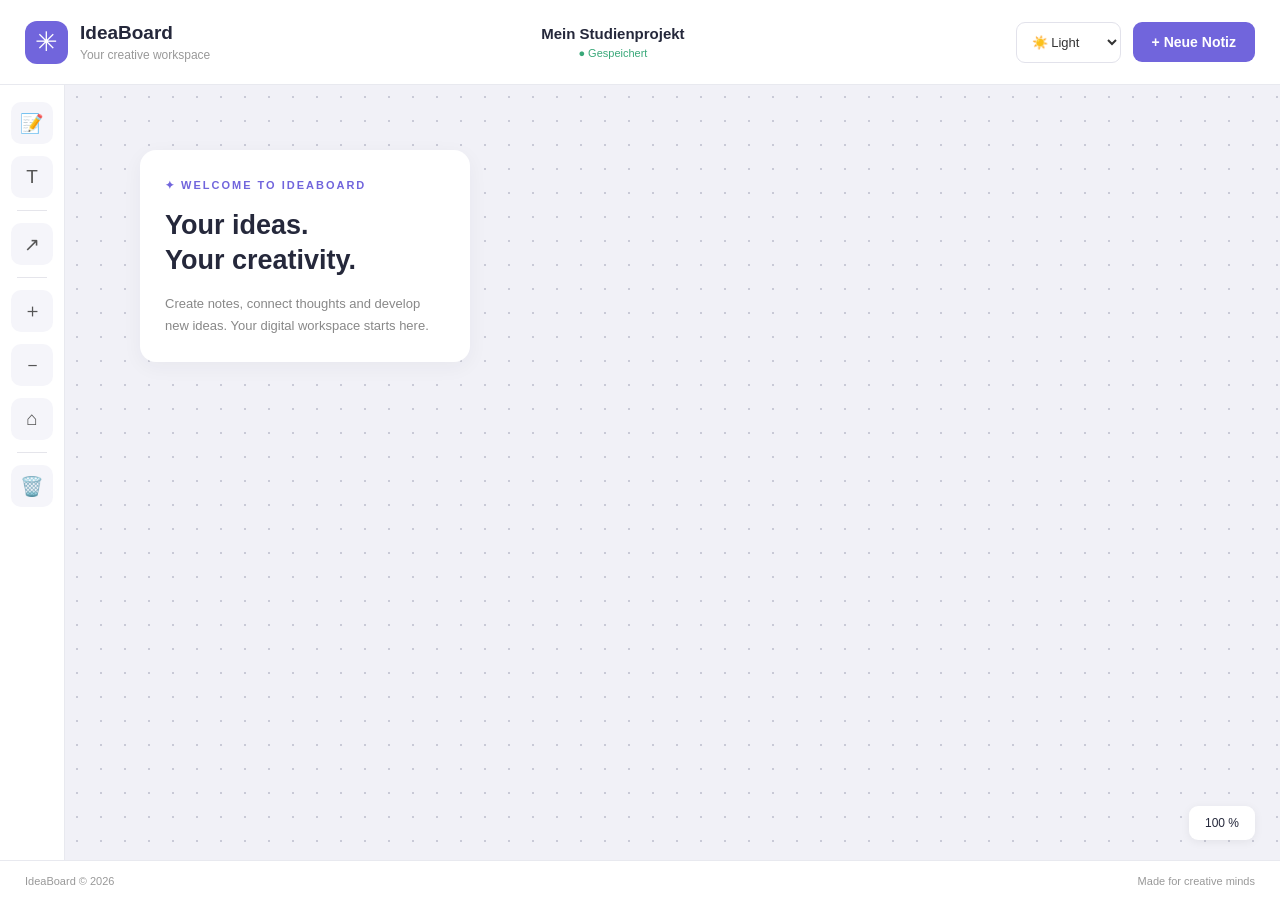
<file: IdeaBoard/index.html>
<!DOCTYPE html>
<html lang="de">
<head>
    <meta charset="UTF-8">
    <meta name="viewport" content="width=device-width, initial-scale=1.0">
    <title>IdeaBoard – Digital Whiteboard</title>
    <link rel="stylesheet" href="style.css">
</head>
<body data-theme="light">

<header class="topbar">
    <div class="brand">
        <span class="logo">✳</span>
        <div>
            <h1>IdeaBoard</h1>
            <p>Your creative workspace</p>
        </div>
    </div>

    <div class="board-title">
        <input id="boardName" value="Mein Studienprojekt">
        <span class="save-status" id="saveStatus">● Gespeichert</span>
    </div>

    <div class="header-actions">
        <select id="themeSelect" class="theme-select">
            <option value="light">☀️ Light</option>
            <option value="dark">🌙 Dark</option>
            <option value="ocean">🌊 Ocean</option>
            <option value="sunset">🌅 Sunset</option>
        </select>

        <button class="add-button" id="addNote">
            + Neue Notiz
        </button>
    </div>
</header>

<main class="workspace">

    <aside class="toolbar">
        <button id="addNoteTool" title="Notiz hinzufügen">📝</button>
        <button id="addText" title="Text hinzufügen">T</button>

        <div class="tool-divider"></div>

        <button id="connectNotes" title="Notizen verbinden">↗</button>

        <div class="tool-divider"></div>

        <button id="zoomIn" title="Vergrößern">＋</button>
        <button id="zoomOut" title="Verkleinern">－</button>
        <button id="resetZoom" title="Zoom zurücksetzen">⌂</button>

        <div class="tool-divider"></div>

        <button id="clearBoard" title="Board leeren">🗑️</button>
    </aside>

    <section class="board-area" id="boardArea">
        <div class="board" id="board">

            <svg id="connections">
                <defs>
                    <marker id="arrowHead"
                        markerWidth="10"
                        markerHeight="10"
                        refX="8"
                        refY="3"
                        orient="auto">
                        <path d="M0,0 L0,6 L9,3 Z"
                            fill="#7165dc"/>
                    </marker>
                </defs>
            </svg>

            <div class="welcome-card">
                <span>✦ WELCOME TO IDEABOARD</span>
                <h2>Your ideas.<br>Your creativity.</h2>
                <p>
                    Create notes, connect thoughts and
                    develop new ideas. Your digital
                    workspace starts here.
                </p>
            </div>

        </div>
    </section>

    <div class="zoom-indicator" id="zoomIndicator">
        100 %
    </div>

    <div class="connection-hint" id="connectionHint">
        Wähle zwei Notizen aus, um sie zu verbinden.
    </div>

</main>

<footer>
    <span>IdeaBoard © 2026</span>
    <span>Made for creative minds</span>
</footer>

<script src="script.js"></script>

</body>
</html>
</file>
<file: IdeaBoard/style.css>
* {
    margin: 0;
    padding: 0;
    box-sizing: border-box;
}

body {
    font-family: Arial, sans-serif;
    background: #f5f6fa;
    color: #25283b;
    overflow: hidden;
    transition: background 0.25s, color 0.25s;
}

/* HEADER */

.topbar {
    height: 85px;
    background: white;
    display: flex;
    align-items: center;
    justify-content: space-between;
    padding: 0 25px;
    border-bottom: 1px solid #e8e9ef;
    position: relative;
    z-index: 10;
}

.brand {
    display: flex;
    align-items: center;
    gap: 12px;
}

.logo {
    background: #7165dc;
    color: white;
    font-size: 27px;
    width: 43px;
    height: 43px;
    display: grid;
    place-items: center;
    border-radius: 12px;
}

.brand h1 {
    font-size: 19px;
}

.brand p {
    font-size: 12px;
    color: #999;
    margin-top: 4px;
}

.board-title {
    display: flex;
    flex-direction: column;
    gap: 5px;
}

.board-title input {
    border: none;
    outline: none;
    background: transparent;
    font-size: 15px;
    font-weight: bold;
    color: inherit;
    text-align: center;
    width: 210px;
}

.save-status {
    font-size: 11px;
    color: #39a879;
    text-align: center;
}

.header-actions {
    display: flex;
    align-items: center;
    gap: 12px;
}

.theme-select {
    padding: 11px;
    border: 1px solid #e2e2eb;
    border-radius: 9px;
    background: white;
    color: #333;
    cursor: pointer;
    font-size: 13px;
}

.add-button {
    background: #7165dc;
    color: white;
    border: none;
    border-radius: 9px;
    padding: 12px 19px;
    cursor: pointer;
    font-size: 14px;
    font-weight: bold;
}

.add-button:hover {
    background: #5c50c4;
}

/* WORKSPACE */

.workspace {
    height: calc(100vh - 125px);
    display: flex;
    position: relative;
}

.toolbar {
    width: 65px;
    flex-shrink: 0;
    background: white;
    border-right: 1px solid #e8e9ef;
    display: flex;
    flex-direction: column;
    align-items: center;
    padding: 17px 0;
    gap: 12px;
    z-index: 5;
}

.toolbar button {
    width: 42px;
    height: 42px;
    border: none;
    background: #f5f5fa;
    border-radius: 10px;
    font-size: 19px;
    cursor: pointer;
    color: #555;
}

.toolbar button:hover {
    background: #e8e4ff;
    color: #7165dc;
}

.toolbar button.active {
    background: #7165dc;
    color: white;
}

.tool-divider {
    height: 1px;
    width: 30px;
    background: #e5e5eb;
}

/* BOARD */

.board-area {
    flex: 1;
    overflow: auto;
    position: relative;
    background-color: #f1f1f7;
    background-image: radial-gradient(#c9cad7 1px, transparent 1px);
    background-size: 24px 24px;
}

.board {
    width: 3000px;
    height: 2000px;
    position: relative;
    transform-origin: top left;
}

#connections {
    position: absolute;
    top: 0;
    left: 0;
    width: 3000px;
    height: 2000px;
    overflow: visible;
    pointer-events: none;
    z-index: 0;
}

/* WELCOME CARD */

.welcome-card {
    position: absolute;
    top: 65px;
    left: 75px;
    width: 330px;
    padding: 25px;
    background: white;
    border-radius: 16px;
    box-shadow: 0 5px 20px #25283b0c;
}

.welcome-card span {
    color: #7165dc;
    font-size: 11px;
    font-weight: bold;
    letter-spacing: 2px;
}

.welcome-card h2 {
    margin: 15px 0;
    font-size: 27px;
    line-height: 1.3;
}

.welcome-card p {
    font-size: 13px;
    line-height: 1.7;
    color: #888;
}

/* NOTES */

.note {
    position: absolute;
    width: 205px;
    min-height: 185px;
    padding: 17px;
    border-radius: 5px;
    box-shadow: 0 5px 15px #00000012;
    cursor: grab;
    display: flex;
    flex-direction: column;
    gap: 10px;
    z-index: 1;
    touch-action: none;
}

.note:active {
    cursor: grabbing;
}

.note.selected-note {
    outline: 3px solid #7165dc;
    outline-offset: 3px;
}

.note-header {
    display: flex;
    justify-content: space-between;
    align-items: center;
}

.note-header span {
    font-size: 11px;
    font-weight: bold;
    opacity: 0.5;
}

.note-header button {
    border: none;
    background: transparent;
    cursor: pointer;
    font-size: 19px;
    color: #555;
}

.note textarea {
    width: 100%;
    flex: 1;
    min-height: 120px;
    border: none;
    outline: none;
    resize: vertical;
    background: transparent;
    font-family: Arial, sans-serif;
    font-size: 14px;
    line-height: 1.5;
    color: #343434;
}

.note-colors {
    display: flex;
    gap: 8px;
}

.color-choice {
    width: 18px;
    height: 18px;
    border-radius: 50%;
    border: 1px solid #00000020;
    cursor: pointer;
}

/* ZOOM AND CONNECTION HINT */

.zoom-indicator {
    position: absolute;
    bottom: 20px;
    right: 25px;
    background: white;
    padding: 10px 16px;
    border-radius: 9px;
    box-shadow: 0 2px 10px #00000010;
    font-size: 12px;
    z-index: 3;
}

.connection-hint {
    display: none;
    position: absolute;
    top: 15px;
    left: 50%;
    transform: translateX(-50%);
    background: #7165dc;
    color: white;
    padding: 12px 20px;
    border-radius: 10px;
    font-size: 13px;
    z-index: 4;
    box-shadow: 0 3px 12px #0002;
}

.connection-hint.visible {
    display: block;
}

/* FOOTER */

footer {
    height: 40px;
    background: white;
    border-top: 1px solid #e8e9ef;
    display: flex;
    justify-content: space-between;
    align-items: center;
    padding: 0 25px;
    color: #999;
    font-size: 11px;
}

/* DARK MODE */

body[data-theme="dark"] {
    background: #15151c;
    color: #f4f4f7;
}

body[data-theme="dark"] .topbar,
body[data-theme="dark"] footer,
body[data-theme="dark"] .toolbar {
    background: #20202a;
    border-color: #373744;
}

body[data-theme="dark"] .board-area {
    background-color: #171720;
    background-image: radial-gradient(#444454 1px, transparent 1px);
}

body[data-theme="dark"] .theme-select {
    background: #30303c;
    color: white;
    border-color: #484858;
}

body[data-theme="dark"] .toolbar button {
    background: #30303c;
    color: white;
}

body[data-theme="dark"] .toolbar button.active {
    background: #7165dc;
}

body[data-theme="dark"] .welcome-card {
    background: #292936;
    color: white;
}

body[data-theme="dark"] .welcome-card p {
    color: #b9b9c9;
}

body[data-theme="dark"] .zoom-indicator {
    background: #292936;
    color: white;
}

body[data-theme="dark"] .note textarea {
    color: #252525;
}

/* OCEAN DESIGN */

body[data-theme="ocean"] {
    background: #e8f6fa;
    color: #17465b;
}

body[data-theme="ocean"] .topbar,
body[data-theme="ocean"] footer,
body[data-theme="ocean"] .toolbar {
    background: #d5edf3;
    border-color: #b7dce7;
}

body[data-theme="ocean"] .board-area {
    background-color: #e5f5f8;
    background-image: radial-gradient(#a9d1df 1px, transparent 1px);
}

body[data-theme="ocean"] .logo,
body[data-theme="ocean"] .add-button {
    background: #1789a7;
}

body[data-theme="ocean"] .welcome-card {
    background: #f8ffff;
}

/* SUNSET DESIGN */

body[data-theme="sunset"] {
    background: #fff0e8;
    color: #623c40;
}

body[data-theme="sunset"] .topbar,
body[data-theme="sunset"] footer,
body[data-theme="sunset"] .toolbar {
    background: #fff5ef;
    border-color: #f1d7ce;
}

body[data-theme="sunset"] .board-area {
    background-color: #fff0e8;
    background-image: radial-gradient(#e9b9aa 1px, transparent 1px);
}

body[data-theme="sunset"] .logo,
body[data-theme="sunset"] .add-button {
    background: #e57c65;
}

body[data-theme="sunset"] .welcome-card {
    background: #fffaf6;
}

/* MOBILE */

@media (max-width: 600px) {
    .topbar {
        padding: 0 10px;
    }

    .brand p,
    .board-title {
        display: none;
    }

    .header-actions {
        gap: 5px;
    }

    .theme-select {
        max-width: 115px;
        padding: 9px 4px;
        font-size: 11px;
    }

    .add-button {
        padding: 10px;
        font-size: 12px;
    }

    footer span:last-child {
        display: none;
    }
}
</file>
